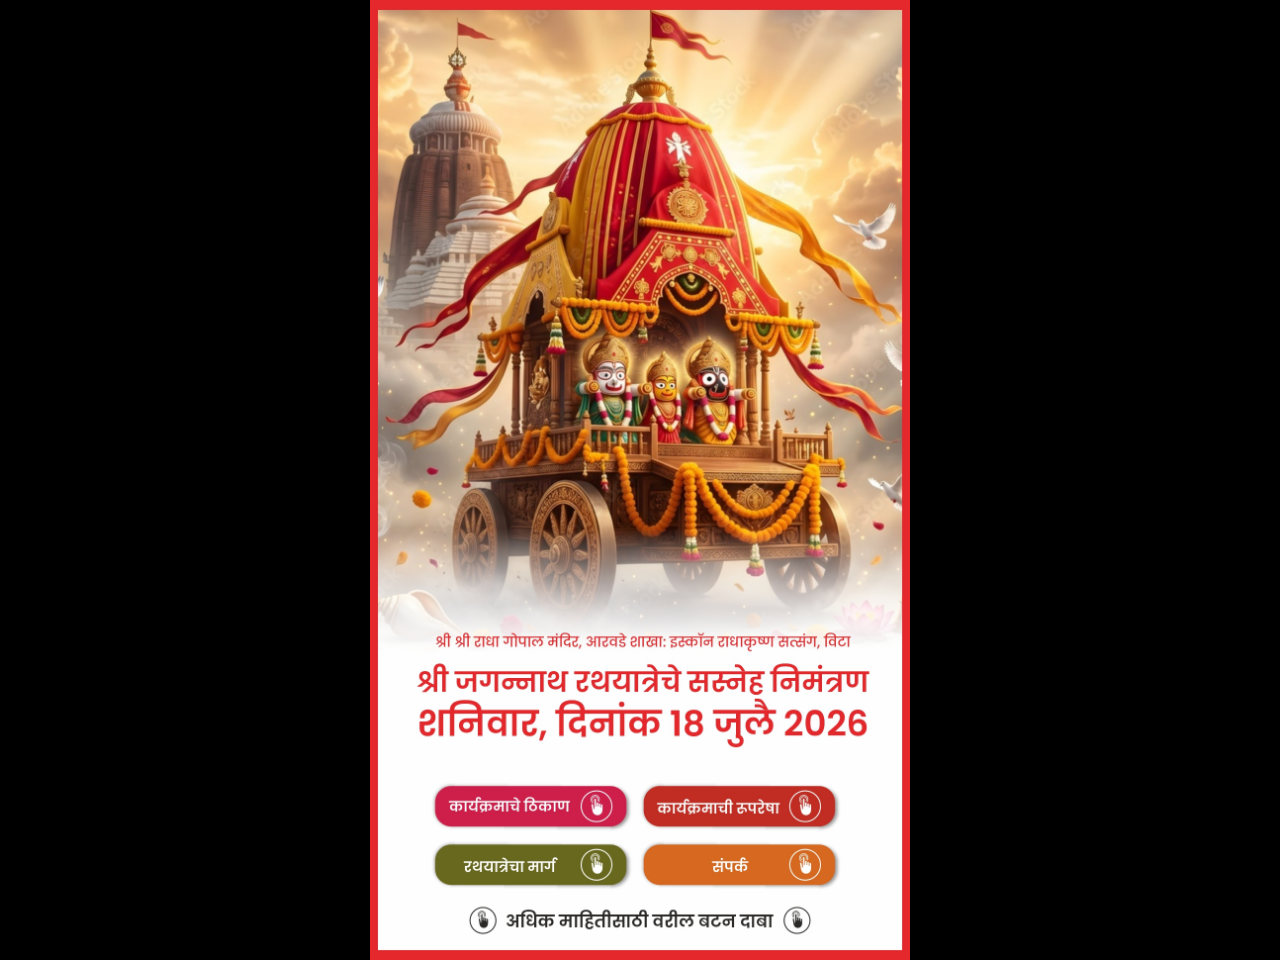
<file: index.html>
<!DOCTYPE html>
<html lang="mr">
<head>
<meta charset="UTF-8">
<meta name="viewport" content="width=device-width, initial-scale=1.0, maximum-scale=1.0">
<title>श्री जगन्नाथ रथयात्रा - सस्नेह निमंत्रण</title>

<!-- These let WhatsApp / Facebook / Instagram show a preview image + text
     automatically when someone pastes or forwards just the link.
     IMPORTANT: after you deploy to GitHub Pages, replace the URLs below
     with your real github.io link (see README.md Step 2b). -->
<meta property="og:title" content="श्री जगन्नाथ रथयात्रेचे सस्नेह निमंत्रण">
<meta property="og:description" content="शनिवार, दिनांक 18 जुलै 2026 - श्री श्री राधा गोपाल मंदिर, आरवडे शाखा: इस्कॉन राधाकृष्ण सत्संग, विटा">
<meta property="og:image" content="https://mohantarlekar20-svg.github.io/jagannath-invite/images/home.jpg">
<meta property="og:url" content="https://mohantarlekar20-svg.github.io/jagannath-invite/">
<meta property="og:type" content="website">

<link rel="stylesheet" href="style.css">
</head>
<body>

<div class="page-frame">
  <img src="images/home.jpg" alt="Shri Jagannath Rathyatra Invite">

  <!-- कार्यक्रमाचे ठिकाण -->
  <a class="hotspot" style="left:12%; top:77.5%; width:35%; height:5%;"
     href="location.html" aria-label="कार्यक्रमाचे ठिकाण"></a>

  <!-- कार्यक्रमाची रूपरेषा -->
  <a class="hotspot" style="left:52%; top:77.5%; width:35%; height:5%;"
     href="agenda.html" aria-label="कार्यक्रमाची रूपरेषा"></a>

  <!-- रथयात्रेचा मार्ग -->
  <a class="hotspot" style="left:12%; top:87.5%; width:35%; height:5%;"
     href="route.html" aria-label="रथयात्रेचा मार्ग"></a>

  <!-- संपर्क -->
  <a class="hotspot" style="left:52%; top:87.5%; width:35%; height:5%;"
     href="contact.html" aria-label="संपर्क"></a>
</div>

</body>
</html>
</file>
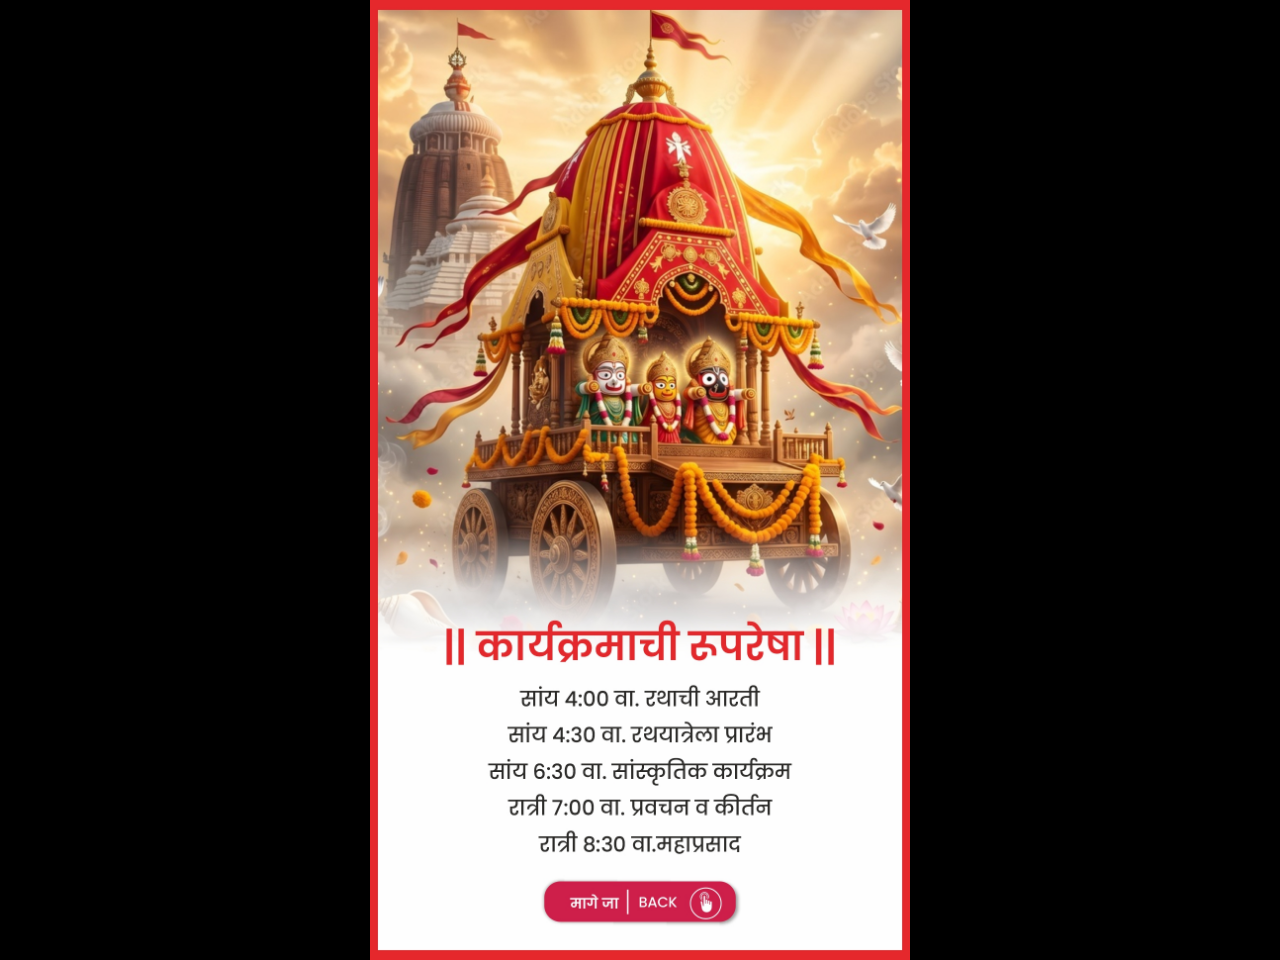
<file: agenda.html>
<!DOCTYPE html>
<html lang="mr">
<head>
<meta charset="UTF-8">
<meta name="viewport" content="width=device-width, initial-scale=1.0, maximum-scale=1.0">
<title>कार्यक्रमाची रूपरेषा</title>
<link rel="stylesheet" href="style.css">
</head>
<body>
<div class="page-frame">
  <img src="images/agenda.jpg" alt="कार्यक्रमाची रूपरेषा">
  <!-- invisible tap-zone matched exactly over the built-in "मागे जा / BACK" button in the image -->
  <a class="hotspot" style="left:32%; top:91.8%; width:35%; height:4.2%;"
     href="index.html" aria-label="Back to home"></a>
</div>
</body>
</html>
</file>
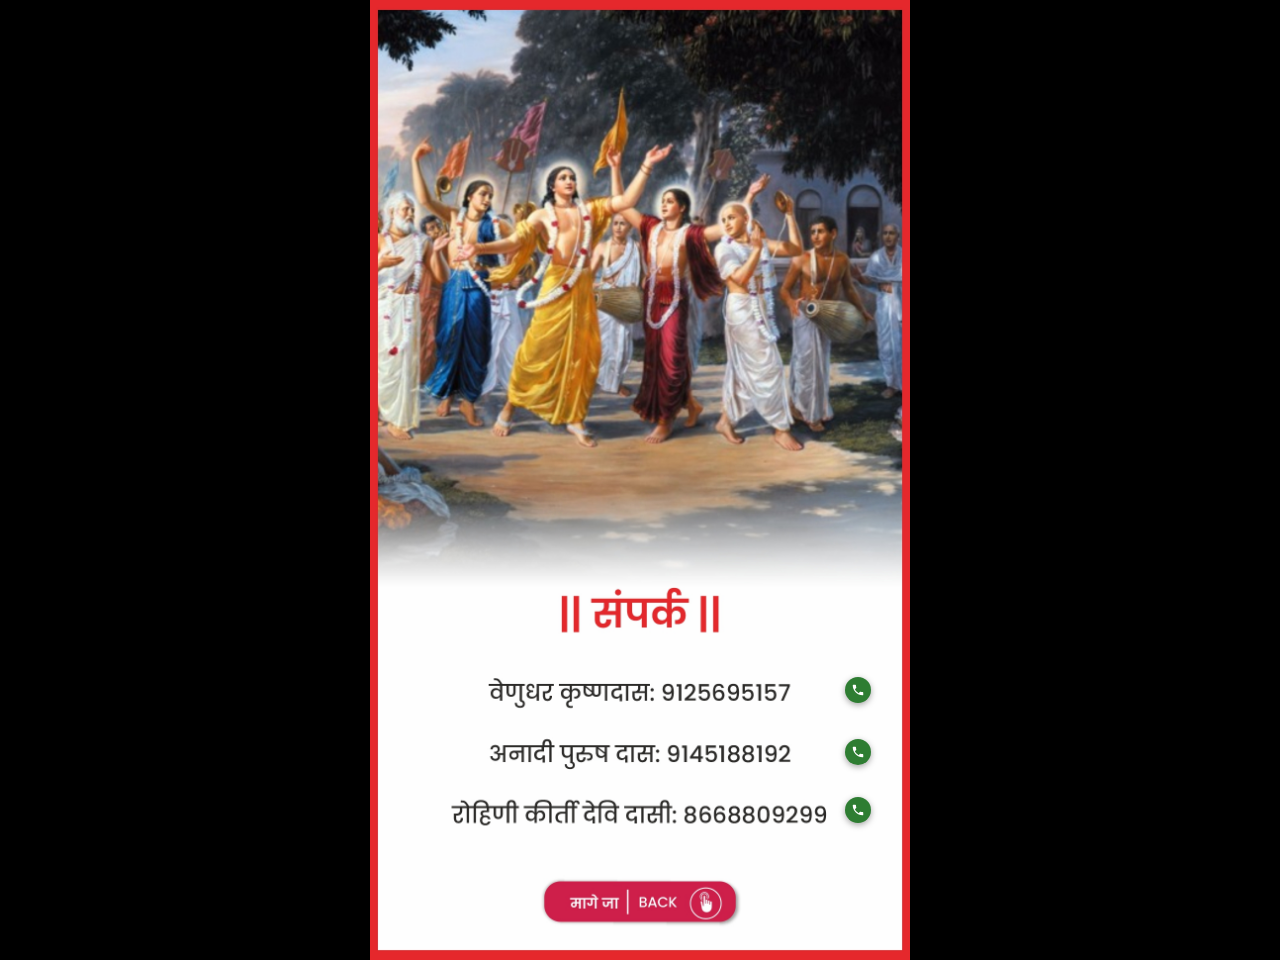
<file: contact.html>
<!DOCTYPE html>
<html lang="mr">
<head>
<meta charset="UTF-8">
<meta name="viewport" content="width=device-width, initial-scale=1.0, maximum-scale=1.0">
<title>संपर्क</title>
<link rel="stylesheet" href="style.css">
</head>
<body>
<div class="page-frame">
  <img src="images/contact.jpg" alt="संपर्क">

  <!-- वेणुधर कृष्णदास: 9125695157 -->
  <a class="hotspot" style="left:5%; top:69.5%; width:90%; height:5.5%;"
     href="tel:+919125695157" aria-label="Call वेणुधर कृष्णदास"></a>
  <div class="call-icon" style="left:88%; top:70.5%;">
    <svg viewBox="0 0 24 24"><path d="M6.62 10.79c1.44 2.83 3.76 5.14 6.59 6.59l2.2-2.2c.27-.27.67-.36 1.02-.24 1.12.37 2.33.57 3.57.57.55 0 1 .45 1 1V20c0 .55-.45 1-1 1-9.39 0-17-7.61-17-17 0-.55.45-1 1-1h3.5c.55 0 1 .45 1 1 0 1.25.2 2.45.57 3.57.11.35.03.74-.25 1.02l-2.2 2.2z"/></svg>
  </div>

  <!-- अनादी पुरुष दास: 9145188192 -->
  <a class="hotspot" style="left:5%; top:76%; width:90%; height:5.5%;"
     href="tel:+919145188192" aria-label="Call अनादी पुरुष दास"></a>
  <div class="call-icon" style="left:88%; top:77%;">
    <svg viewBox="0 0 24 24"><path d="M6.62 10.79c1.44 2.83 3.76 5.14 6.59 6.59l2.2-2.2c.27-.27.67-.36 1.02-.24 1.12.37 2.33.57 3.57.57.55 0 1 .45 1 1V20c0 .55-.45 1-1 1-9.39 0-17-7.61-17-17 0-.55.45-1 1-1h3.5c.55 0 1 .45 1 1 0 1.25.2 2.45.57 3.57.11.35.03.74-.25 1.02l-2.2 2.2z"/></svg>
  </div>

  <!-- रोहिणी कीर्ती देवी दासी: 8668809299 -->
  <a class="hotspot" style="left:5%; top:82%; width:90%; height:5.5%;"
     href="tel:+918668809299" aria-label="Call रोहिणी कीर्ती देवी दासी"></a>
  <div class="call-icon" style="left:88%; top:83%;">
    <svg viewBox="0 0 24 24"><path d="M6.62 10.79c1.44 2.83 3.76 5.14 6.59 6.59l2.2-2.2c.27-.27.67-.36 1.02-.24 1.12.37 2.33.57 3.57.57.55 0 1 .45 1 1V20c0 .55-.45 1-1 1-9.39 0-17-7.61-17-17 0-.55.45-1 1-1h3.5c.55 0 1 .45 1 1 0 1.25.2 2.45.57 3.57.11.35.03.74-.25 1.02l-2.2 2.2z"/></svg>
  </div>

  <a class="hotspot" style="left:32%; top:91.8%; width:35%; height:4.2%;"
     href="index.html" aria-label="Back to home"></a>
</div>
</body>
</html>
</file>
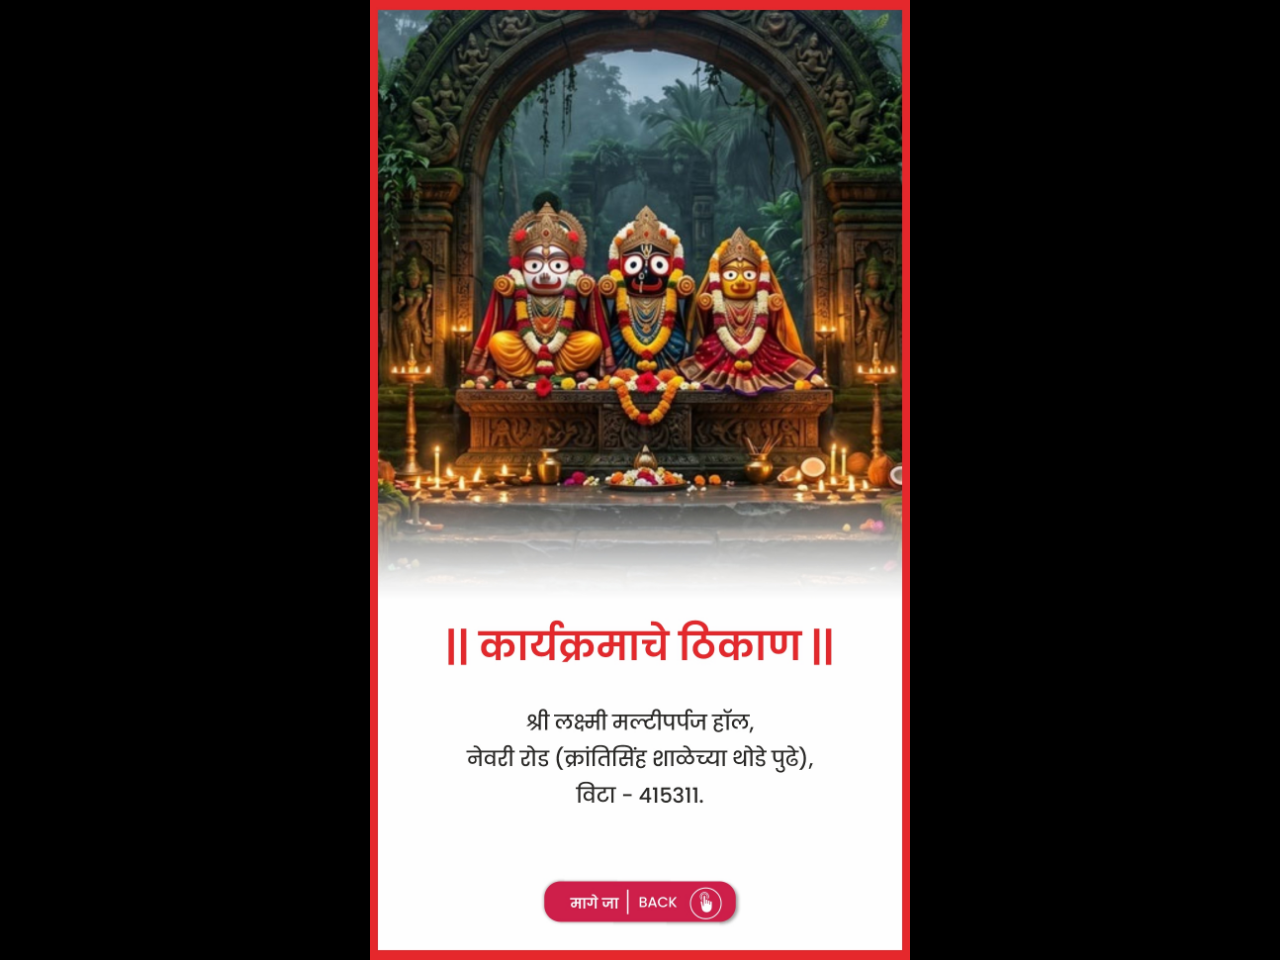
<file: location.html>
<!DOCTYPE html>
<html lang="mr">
<head>
<meta charset="UTF-8">
<meta name="viewport" content="width=device-width, initial-scale=1.0, maximum-scale=1.0">
<title>कार्यक्रमाचे ठिकाण</title>
<link rel="stylesheet" href="style.css">
</head>
<body>
<div class="page-frame">
  <img src="images/location.jpg" alt="कार्यक्रमाचे ठिकाण">
  <a class="hotspot" style="left:32%; top:91.8%; width:35%; height:4.2%;"
     href="index.html" aria-label="Back to home"></a>
</div>
</body>
</html>
</file>
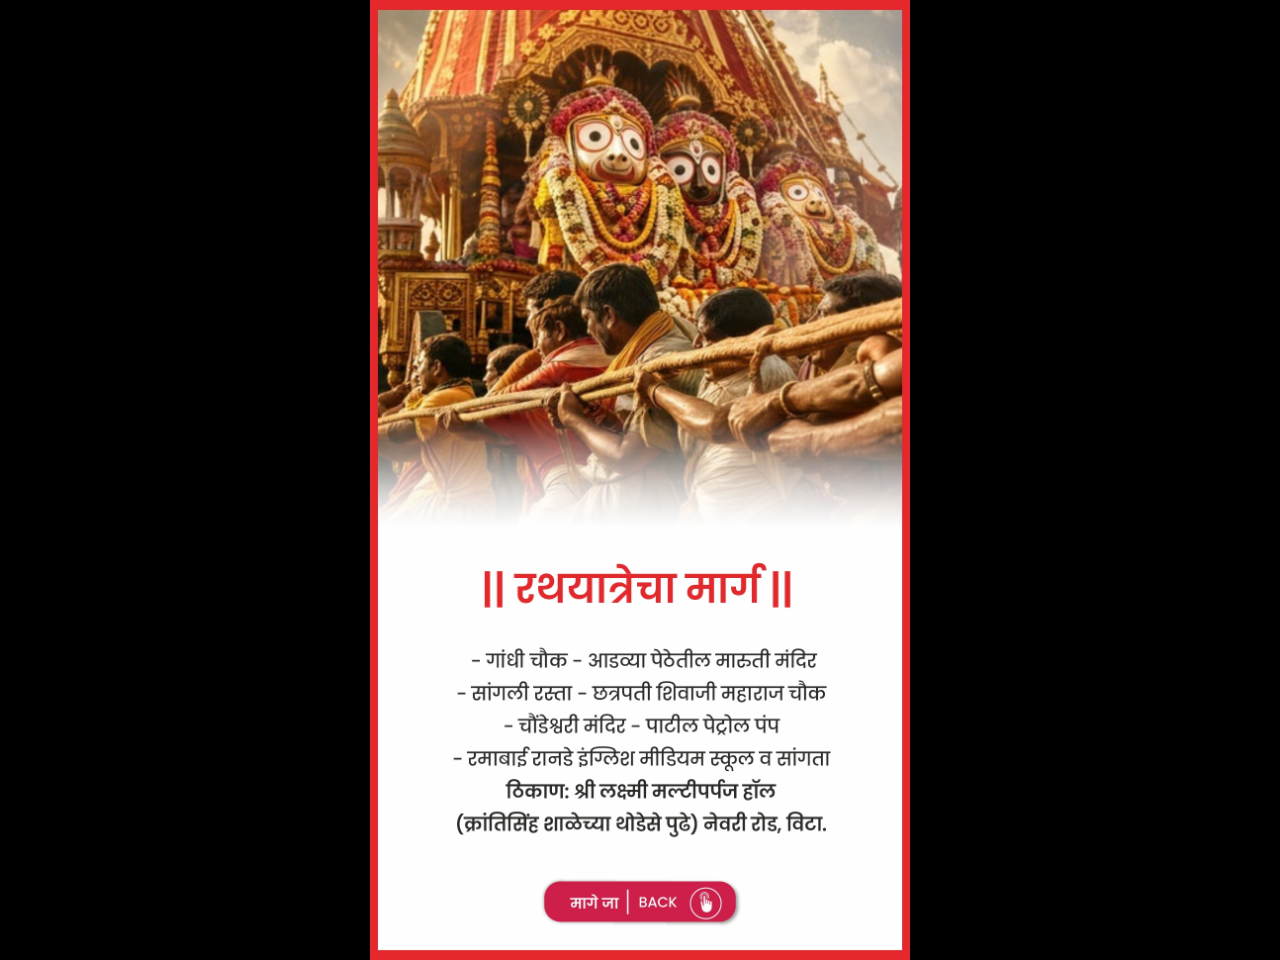
<file: route.html>
<!DOCTYPE html>
<html lang="mr">
<head>
<meta charset="UTF-8">
<meta name="viewport" content="width=device-width, initial-scale=1.0, maximum-scale=1.0">
<title>रथयात्रेचा मार्ग</title>
<link rel="stylesheet" href="style.css">
</head>
<body>
<div class="page-frame">
  <img src="images/route.jpg" alt="रथयात्रेचा मार्ग">
  <a class="hotspot" style="left:32%; top:91.8%; width:35%; height:4.2%;"
     href="index.html" aria-label="Back to home"></a>
</div>
</body>
</html>
</file>
<file: style.css>
* { margin: 0; padding: 0; box-sizing: border-box; -webkit-tap-highlight-color: transparent; }

html, body {
  width: 100%;
  min-height: 100%;
  background: #000;
}

/* This wrapper keeps the image at its true 1080x1920 aspect ratio
   no matter what size screen it's viewed on — this is what makes
   the % based hotspots line up correctly on every phone. */
.page-frame {
  position: relative;
  width: 100%;
  max-width: 540px;      /* keeps it looking good on tablets/desktop too */
  aspect-ratio: 1080 / 1920;
  margin: 0 auto;
  overflow: hidden;
}

.page-frame img {
  width: 100%;
  height: 100%;
  display: block;
  object-fit: cover;
}

/* invisible clickable button areas placed with % so they scale */
.hotspot {
  position: absolute;
  display: block;
  -webkit-tap-highlight-color: transparent;
  -webkit-touch-callout: none;
  outline: none;
  border: none;
  border-radius: 12px;
  transition: background 0.15s ease, transform 0.1s ease;
}
.hotspot:active,
.hotspot:focus {
  outline: none;
  -webkit-tap-highlight-color: transparent;
  background: rgba(255,255,255,0.35);
  transform: scale(0.97);
}

/* Back button shown on every sub-page */
.back-btn {
  position: absolute;
  top: 3%;
  left: 4%;
  width: 46px;
  height: 46px;
  background: rgba(0,0,0,0.55);
  border-radius: 50%;
  display: flex;
  align-items: center;
  justify-content: center;
  color: #fff;
  font-size: 24px;
  text-decoration: none;
  z-index: 10;
  box-shadow: 0 2px 8px rgba(0,0,0,0.4);
}
.back-btn:active { background: rgba(0,0,0,0.8); }

/* Small pulsing phone icon shown next to each contact number,
   so it's obvious those lines are tappable to call */
.call-icon {
  position: absolute;
  width: 26px;
  height: 26px;
  background: #2e7d32;
  border-radius: 50%;
  display: flex;
  align-items: center;
  justify-content: center;
  box-shadow: 0 2px 6px rgba(0,0,0,0.35);
  pointer-events: none;
  animation: pulse-call 1.8s ease-in-out infinite;
}
.call-icon svg {
  width: 14px;
  height: 14px;
  fill: #ffffff;
}
@keyframes pulse-call {
  0%   { box-shadow: 0 2px 6px rgba(0,0,0,0.35), 0 0 0 0 rgba(46,125,50,0.5); }
  70%  { box-shadow: 0 2px 6px rgba(0,0,0,0.35), 0 0 0 10px rgba(46,125,50,0); }
  100% { box-shadow: 0 2px 6px rgba(0,0,0,0.35), 0 0 0 0 rgba(46,125,50,0); }
}
</file>
